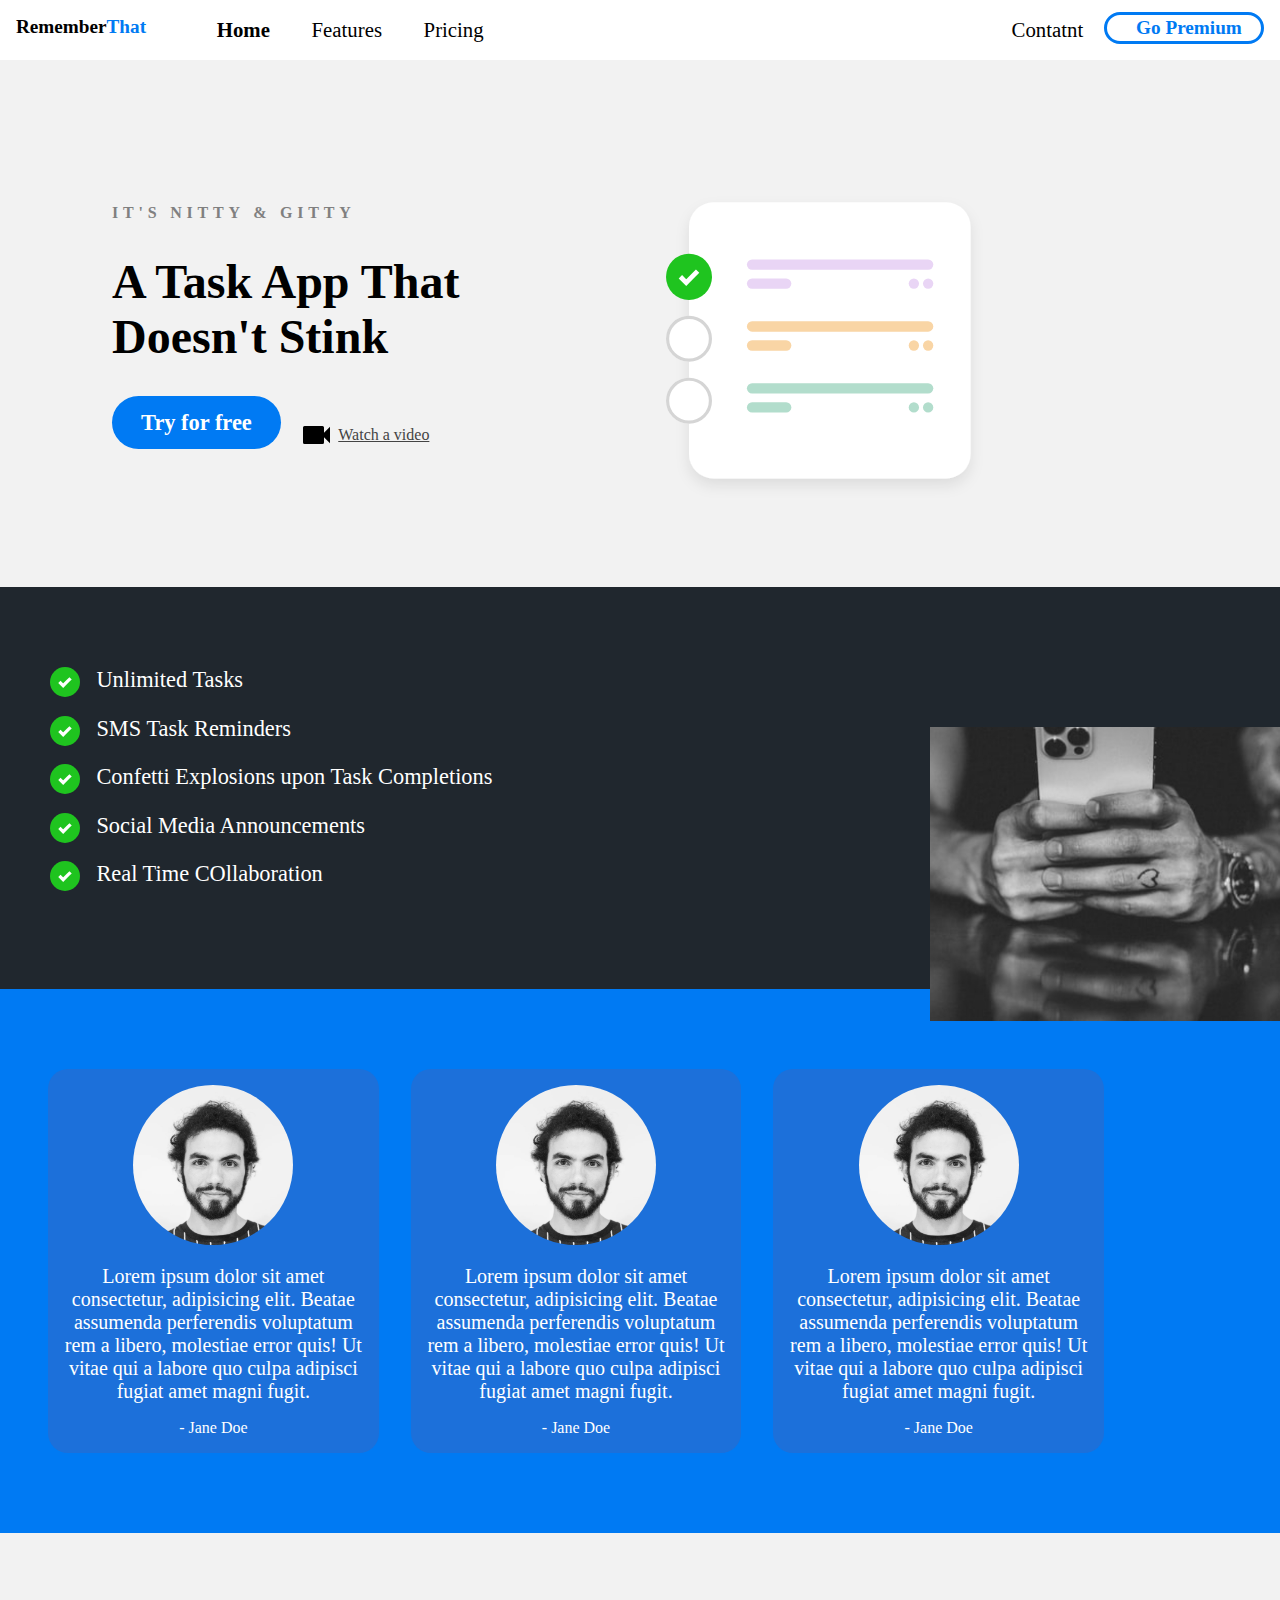
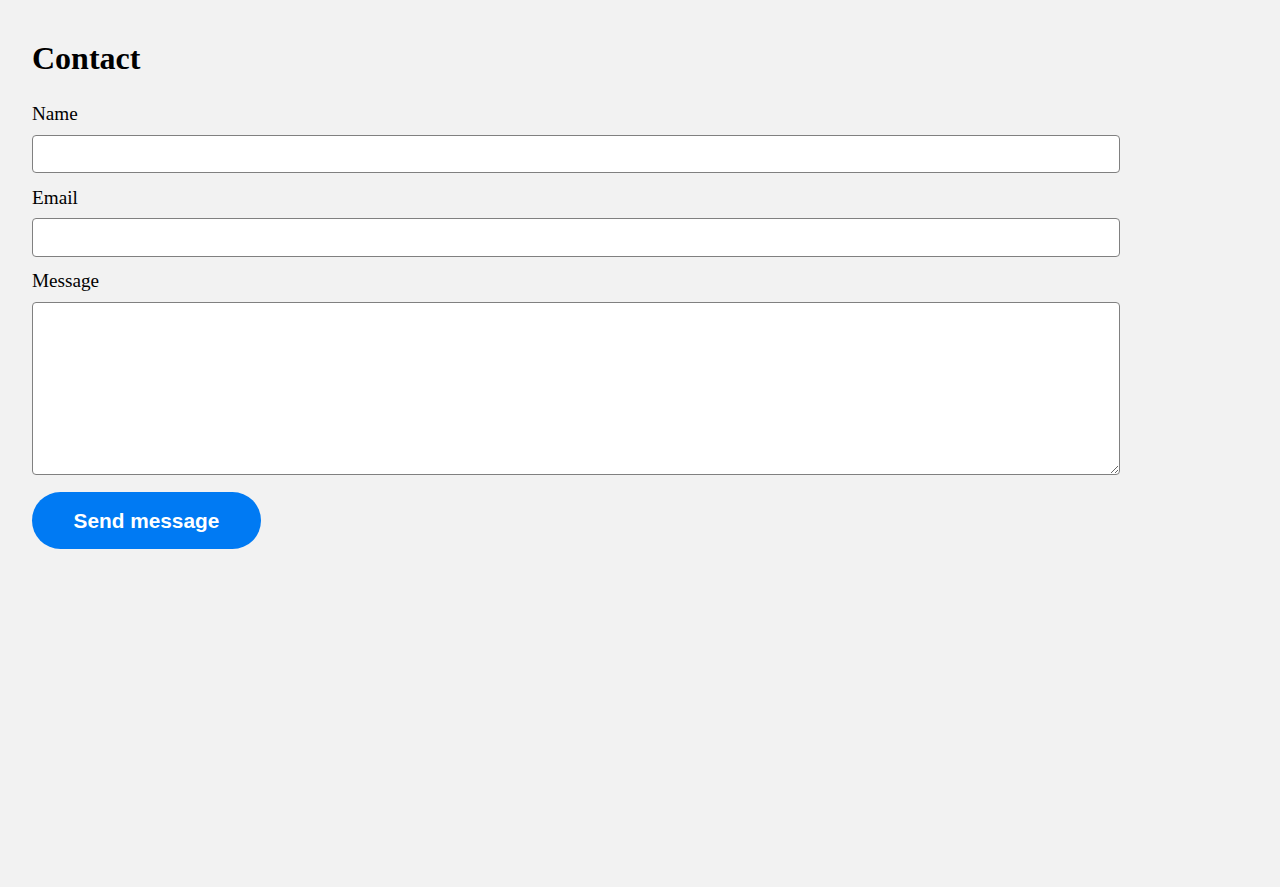
<file: 4th pfoject/index.html>
<!DOCTYPE html>
<html lang="en">
<head>
    <meta charset="UTF-8">
    <meta http-equiv="X-UA-Compatible" content="IE=edge">
    <meta name="viewport" content="width=device-width, initial-scale=1.0">
    <title>Document</title>
    <link href="https://maxcdn.bootstrapcdn.com/font-awesome/4.2.0/css/font-awesome.min.css" rel="stylesheet">
    <!-- CSS only -->
    <link href="https://cdn.jsdelivr.net/npm/bootstrap@5.1.3/dist/css/bootstrap.min.css" rel="stylesheet" integrity="sha384-1BmE4kWBq78iYhFldvKuhfTAU6auU8tT94WrHftjDbrCEXSU1oBoqyl2QvZ6jIW3" crossorigin="anonymous">
    <link rel="stylesheet" href="css/main.css">
</head>
<body>
    <div class="navbar">
        <div class="container">
            <a class="logo" href="#">Remember<span>That</span></a>

            <img id="mobile-cta" class="mobile-menu" src="images/menu.svg" alt="hamberger-menu">
            
            <nav>
                <img id="mobile-exit" class="mobile-menu-exit" src="images/exit.svg" alt="close-menu">
                <ul class="primary-nav">
                    <li class="current"><a href="#">Home</a></li>
                    <li><a href="#">Features</a></li>
                    <li><a href="#">Pricing</a></li>
                </ul>

                <ul class="secondary-nav">
                    <li ><a href="#">Contatnt</a></li>
                    <li class="go-premium"><a href="#">Go Premium</a></li>
                </ul>
            </nav>
        </div>
    </div>

    <section class="hero">
        <dov class="container">
            <div class="left-col">
                <p class="subhead">It's Nitty &amp; Gitty</p>
                <h1>A Task App That Doesn't Stink</h1>

                <div class="hero-cta">
                    <a href="#" class="primary-cta">Try for free</a>
                    <a href="#" class="watch-video-cta">
                        <img src="images/watch.svg" alt="watch a video">Watch a video
                    </a>
                </div>
            </div>

            <img src="images/illustration.svg" class="hero-img" alt="illustration">
        </dov>
    </section>

    <section class="features-section">
        <div class="container">
            <ul class="features-list">
                <li>Unlimited Tasks</li>
                <li>SMS Task Reminders</li>
                <li>Confetti Explosions upon Task Completions</li>
                <li>Social Media Announcements</li>
                <li>Real Time COllaboration</li>
                
            </ul>

            <img src="images/holding-phone.jpg" alt="holding phone">
        </div>
    </section>

    <section class="testimonials-section">
        <div class="container">
            <ul>
                <li>
                    <img src="images/person.jpg" alt="person">
                    <blockquote>Lorem ipsum dolor sit amet consectetur, adipisicing elit. Beatae assumenda perferendis voluptatum rem a libero, molestiae error quis! Ut vitae qui a labore quo culpa adipisci fugiat amet magni fugit.</blockquote>
                    <span>- Jane Doe</span>
                </li>
                <li>
                    <img src="images/person.jpg" alt="person">
                    <blockquote>Lorem ipsum dolor sit amet consectetur, adipisicing elit. Beatae assumenda perferendis voluptatum rem a libero, molestiae error quis! Ut vitae qui a labore quo culpa adipisci fugiat amet magni fugit.</blockquote>
                    <span>- Jane Doe</span>
                </li>
                <li>
                    <img src="images/person.jpg" alt="person">
                    <blockquote>Lorem ipsum dolor sit amet consectetur, adipisicing elit. Beatae assumenda perferendis voluptatum rem a libero, molestiae error quis! Ut vitae qui a labore quo culpa adipisci fugiat amet magni fugit.</blockquote>
                    <span>- Jane Doe</span>
                </li>
            </ul>
            <!-- <div id="carouselExampleControls" class="carousel slide" data-bs-ride="carousel">
                <div class="carousel-inner">

                  <div class="carousel-item active">
                    <div class="card" style="width: 18rem;">
                        <img src="images/person.jpg" class="card-img-top d-block w-100" alt="...">
                        <div class="card-body">
                          <p class="card-text">Some quick example text to build on the card title and make up the bulk of the card's content.</p>
                          <span>- Jane Doe</span>
                        </div>
                    </div>
                  </div>

                  <div class="carouse1-item">
                    <div class="card" style="width: 18rem;">
                        <img src="images/person.jpg" class="card-img-top d-block w-100" alt="...">
                        <div class="card-body">
                          <p class="card-text">Some quick example text to build on the card title and make up the bulk of the card's content.</p>
                          <span>- Jane Doe</span>
                        </div>
                    </div>
                  </div>

                  <div class="carouse1-item">
                    <div class="card" style="width: 18rem;">
                        <img src="images/person.jpg" class="card-img-top d-block w-100" alt="...">
                        <div class="card-body">
                          <p class="card-text">Some quick example text to build on the card title and make up the bulk of the card's content.</p>
                          <span>- Jane Doe</span>
                        </div>
                    </div>
                  </div>

                </div>
            
                <button class="carousel-control-prev" type="button" data-bs-target="#carouselExampleControls" data-bs-slide="prev">
                  <span class="carousel-control-prev-icon" aria-hidden="true"></span>
                  <span class="visually-hidden">Previous</span>
                </button>
                <button class="carousel-control-next" type="button" data-bs-target="#carouselExampleControls" data-bs-slide="next">
                  <span class="carousel-control-next-icon" aria-hidden="true"></span>
                  <span class="visually-hidden">Next</span>
                </button>
            </div>
             -->




        </div> 
    </section>

    <div class="test">
        <div class="test-box 1"></div>
        <div class="test-box 2"></div>
        <div class="test-box 3"></div>
        <div class="test-box 4"></div>
        <div class="test-box 5"></div>
        <div class="test-box 6"></div>
        <div class="test-box 7"></div>
    </div>
    
    <section class="cantact-section">
        <div class="container">
            <div class="contact-left">
                <h2>Contact</h2>

                <form action="">
                    <label for="name">Name</label>
                    <input type="text" id="name" name="name">

                    <label for="email">Email</label>
                    <input type="email" id="email" name="email">

                    <label for="message">Message</label>
                    <textarea name="message" id="message" cols="30" rows="10"></textarea>
                
                    <input type="submit" class="send-message-cta" value="Send message">
                </form>
            </div>

            <dev class="contant-right">
                <iframe src="https://www.google.com/maps/embed?pb=!1m18!1m12!1m3!1d454264.18060679216!2d55.95838744260791!3d27.18965674227279!2m3!1f0!2f0!3f0!3m2!1i1024!2i768!4f13.1!3m3!1m2!1s0x3ef9d4119f611bfb%3A0x85c1a67fb6c37545!2sBandar%20Abbas%2C%20Hormozgan%20Province%2C%20Iran!5e0!3m2!1sen!2sca!4v1646982798937!5m2!1sen!2sca" width="600" height="450" style="border:0;" allowfullscreen="" loading="lazy"></iframe>
            </dev>
        </div>
    </section>
</body>
<script src="https://cdn.jsdelivr.net/npm/bootstrap@5.1.3/dist/js/bootstrap.bundle.min.js" integrity="sha384-ka7Sk0Gln4gmtz2MlQnikT1wXgYsOg+OMhuP+IlRH9sENBO0LRn5q+8nbTov4+1p" crossorigin="anonymous"></script>
<script>
    let mobileBtn = document.getElementById('mobile-cta');
        nav = document.querySelector('nav');
        mobileBtnExit = document.getElementById('mobile-exit');
    
    mobileBtn.addEventListener('click' , ()=>{
        nav.classList.add('menu-btn');
    });

    mobileBtnExit.addEventListener('click' , ()=>{
        nav.classList.remove('menu-btn');
    });
</script>
</html>
</file>
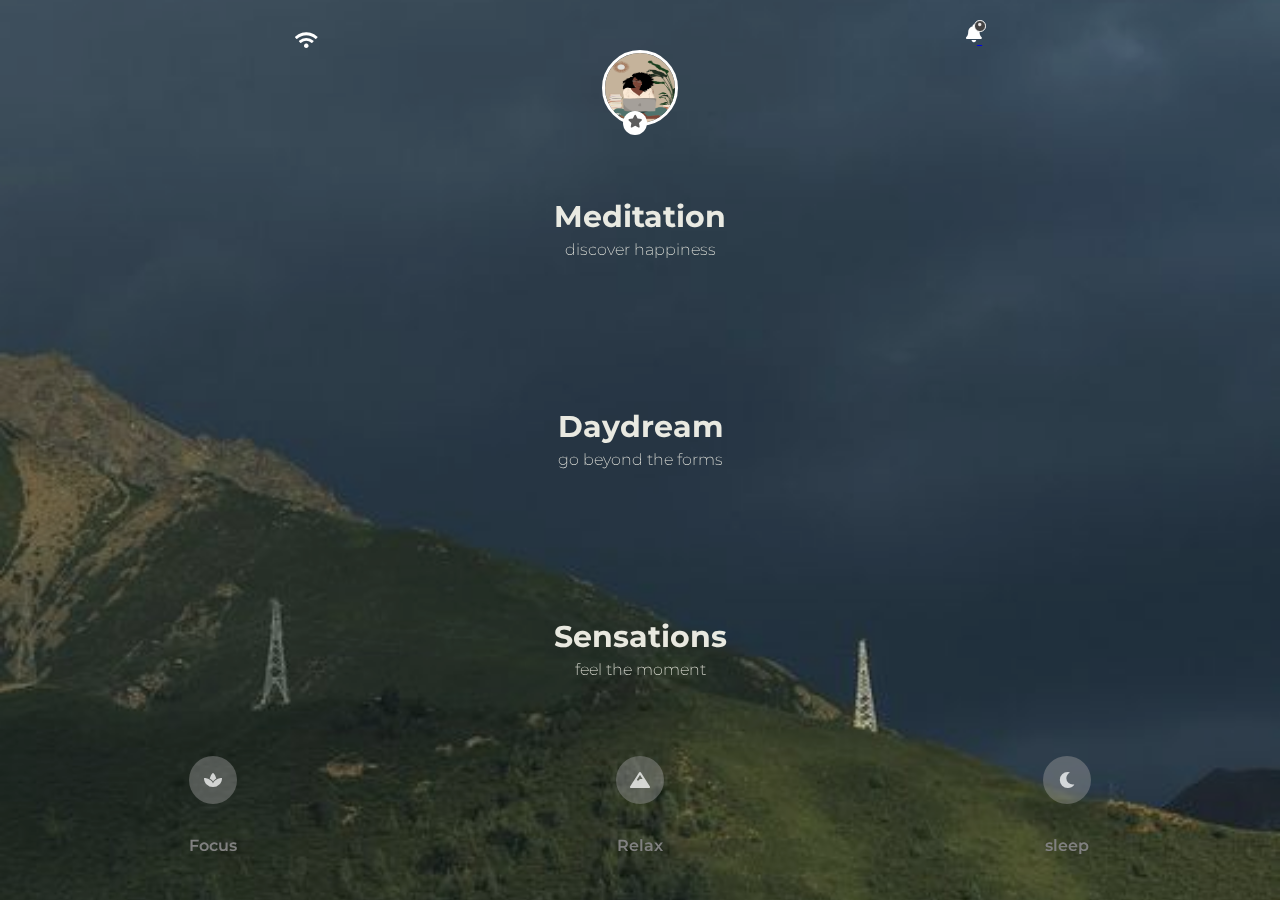
<file: 3th project/home-page.html>
<!DOCTYPE html>
<html lang="en">
<head>
    <meta charset="UTF-8">
    <meta http-equiv="X-UA-Compatible" content="IE=edge">
    <meta name="viewport" content="width=device-width, initial-scale=1.0">
    <link rel="stylesheet" href="css/all.min.css">
    <link rel="stylesheet" href="css/fontawesome.min.css">
    <link rel="stylesheet" href="https://cdnjs.cloudflare.com/ajax/libs/animate.css/4.1.1/animate.min.css">
    <link rel="stylesheet" href="https://cdnjs.cloudflare.com/ajax/libs/animate.css/4.1.1/animate.min.css">
    <link href="https://maxcdn.bootstrapcdn.com/font-awesome/4.2.0/css/font-awesome.min.css" rel="stylesheet">
    <link rel="stylesheet" href="css/home-page-style.css">
    <title>Home-Page</title>
</head>
<body>
    <div class="overlay"></div>
    <div class="background">
        <img src="images/bg1.jpg" alt="">
    </div>

    <header class="container">
        <div class="info">
            <div><i class="fas fa-wifi"></i></div>
            <div><a href="#" ><img class="profile-img" src="images/profile.jpg" alt=""></a><div class="star"><i class="fas fa-star i-star" ></i></div></div>
            <div><a href="#" class="bell"><i class="fas fa-bell"></i><div class="notfication"></div></a></div>
        </div>
    </header>

    <section class="body container">
        <div class="items">
            <ul>
                <li class="item item1">
                    <a href="#"><h2 >Meditation</h2></a>
                    <p>discover happiness</p>
                </li>
                <li class="item item2">
                    <a href="#"><h2 >Daydream</h2></a>
                    <p>go beyond the forms</p>
                </li>
                <li class="item item3">
                    <a href="$"><h2 >Sensations</h2></a>
                    <p>feel the moment</p>
                </li>
            </ul>
            
        </div>
    </section>

    <footer>
        <div class="footer-items">
            <!-- <div class="custom-shape-divider-bottom-1645955165">
                <svg data-name="Layer 1" xmlns="http://www.w3.org/2000/svg" viewBox="0 0 1200 120" preserveAspectRatio="none">
                    <path d="M321.39,56.44c58-10.79,114.16-30.13,172-41.86,82.39-16.72,168.19-17.73,250.45-.39C823.78,31,906.67,72,985.66,92.83c70.05,18.48,146.53,26.09,214.34,3V0H0V27.35A600.21,600.21,0,0,0,321.39,56.44Z" class="shape-fill"></path>
                </svg>
             -->
            <ul>
                <li class="footer-item item1">
                    <a href="#" class="focus">
                        <div class="item">
                         <i class="fas fa-spa"></i>   
                        </div>
                        <p>Focus</p>
                    </a>
                </li>
                <li class="footer-item item2">
                    <a href="#" class="relax active">
                        <div class="item">
                         <i class="fas fa-mountain"></i>   
                        </div>
                        
                        <p>Relax</p>
                    </a>
                </li>
                <li class="footer-item item3">
                    <a href="#" class="sleep">
                        <div class="item">
                        <i class="fas fa-moon"></i>    
                        </div>
                        
                        <p>sleep</p>
                    </a>
                </li>
            </ul>
            <!-- </div> -->
        </div>
    </footer>
   <!-- font aswome version jadid dorost konam - fasele footer ta 
    payin dafe khili kame -->
</body>
</html>
</file>
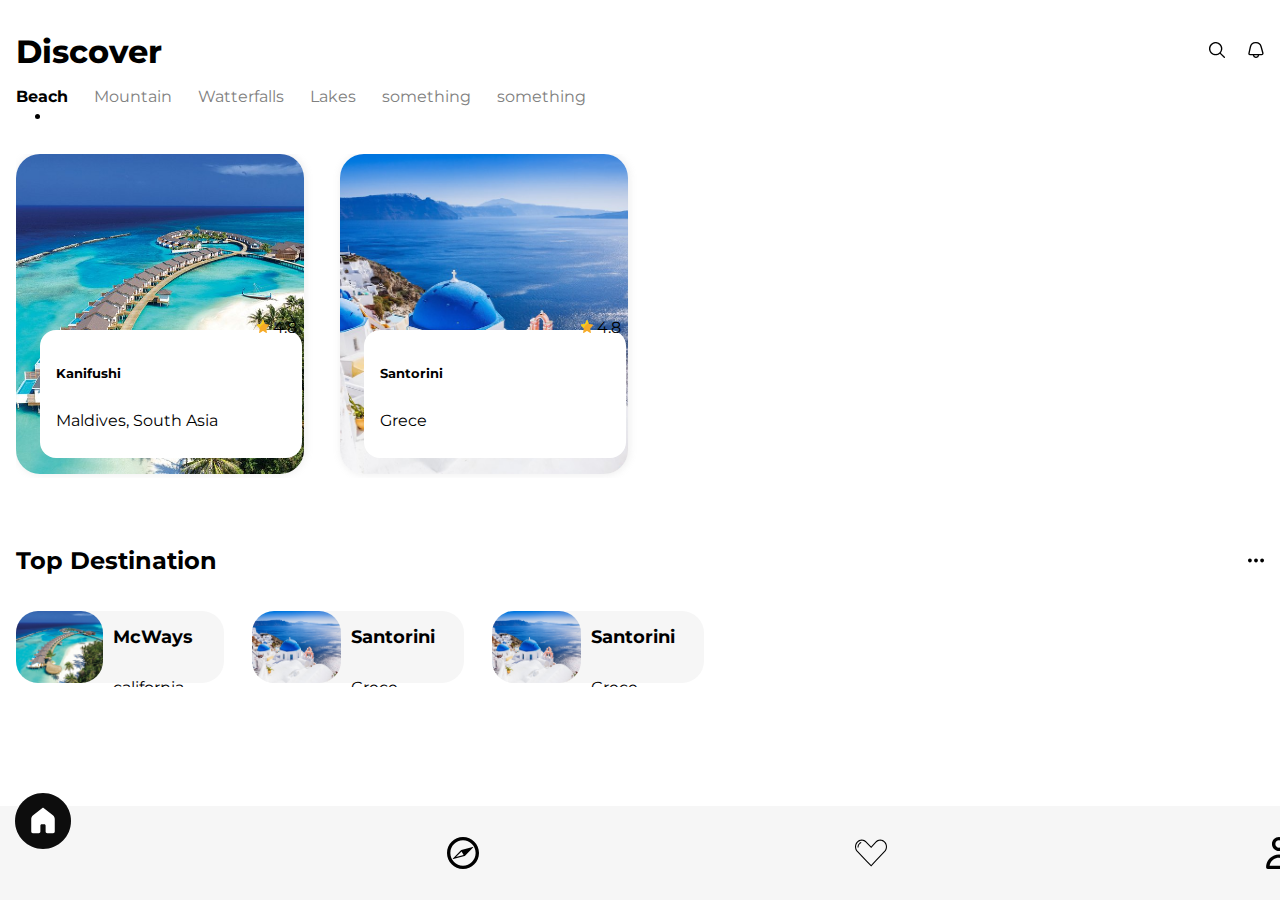
<file: 6th project/discover.html>
<!DOCTYPE html>
<html lang="en">
<head>
    <meta charset="UTF-8">
    <meta http-equiv="X-UA-Compatible" content="IE=edge">
    <meta name="viewport" content="width=device-width, initial-scale=1.0">
    <title>discover</title>
    <link href="https://cdn.jsdelivr.net/npm/bootstrap@5.1.3/dist/css/bootstrap.min.css" rel="stylesheet" integrity="sha384-1BmE4kWBq78iYhFldvKuhfTAU6auU8tT94WrHftjDbrCEXSU1oBoqyl2QvZ6jIW3" crossorigin="anonymous">
    <!-- <link rel="stylesheet" href="https://cdnjs.cloudflare.com/ajax/libs/font-awesome/6.1.1/css/all.min.css" integrity="sha512-KfkfwYDsLkIlwQp6LFnl8zNdLGxu9YAA1QvwINks4PhcElQSvqcyVLLD9aMhXd13uQjoXtEKNosOWaZqXgel0g==" crossorigin="anonymous" referrerpolicy="no-referrer" /> -->
    <link rel="stylesheet" href="css/discover-css.css">
</head>
<body>
    <div class="container">

   
        <header >
            <div class="discover">
                <h1>Discover</h1>
                <div class="icons">
                    <img src="images/search.svg" alt="search-icon" class="search">
                    <img src="images/bell.svg" alt="bell-icon" class="bell">
                </div>
            </div>

            <div class="category">
                <ul>
                    <a href="#" class="item-menu"><li class="active li-menu">Beach</li></a>
                    <div class="dot">
                        <span></span>
                    </div>
                    <a href="#" class="item-menu"><li class="li-menu">Mountain</li></a>
                    <a href="#" class="item-menu"><li class="li-menu">Watterfalls</li></a>
                    <a href="#" class="item-menu"><li class="li-menu">Lakes</li></a>
                    <a href="#" class="item-menu"><li class="li-menu">something</li></a>
                    <a href="#" class="item-menu"><li class="li-menu">something</li></a>
                </ul>
            </div>
        </header>

        <section class="posts">
            <div class="slider">
                <div class="card" style="width: 18rem;">
                    <a href="#" class="btn btn-primary">
                        <img src="images/kanifushi.jpg" class="card-img-top" alt="...">
                        <div class="card-body">
                            <span class="badge bg-light text-dark">
                                <img src="images/2792947_star_xmas_icon.svg" alt="" class="star">
                                <span class="rate">4.8</span>
                            </span>
                            <h5 class="card-title">Kanifushi</h5>
                            <p class="card-text">Maldives, South Asia</p>
                        </div>
                    </a>
                    
                </div>
                
                <div class="card" style="width: 18rem;">
                    <a href="#" class="btn btn-primary">
                        <img src="images/santorini.jpg" class="card-img-top" alt="...">
                        <div class="card-body">
                            <span class="badge bg-light text-dark">
                                <img src="images/2792947_star_xmas_icon.svg" alt="" class="star">
                                <span class="rate">4.8</span>
                            </span>
                            <h5 class="card-title">Santorini</h5>
                            <p class="card-text">Grece</p>
                        </div>
                    </a>
                    
                </div>
            </div>
        </section>

        <div class="top-des">
            <div class="top">
                <h2>Top Destination</h2>
                <img src="images/more-svgrepo-com.svg" alt="">
            </div>
            <div class="bottom">
                <div class="item-slider">
                    <div class="item">
                        <img src="images/kanifushi.jpg" alt="">
                        <div class="detail">
                            <h5>McWays</h3>
                            <span>california</span>
                        </div>
                    </div>
                </div>
                
                <div class="item-slider">
                   <div class="item">
                        <img src="images/santorini.jpg" alt="">
                        <div class="detail">
                            <h5>Santorini</h3>
                            <span>Grece</span>
                        </div>
                    </div> 
                </div>
                
                <div class="item-slider">
                    <div class="item">
                        <img src="images/santorini.jpg" alt="">
                        <div class="detail">
                            <h5>Santorini</h3>
                            <span>Grece</span>
                        </div>
                    </div>
                </div>
                
            </div>
            
        </div>

    </div>
    <footer>
        <img src="images/icons8-home (2).svg" alt="home" class="home">
        <img src="images/compass-svgrepo-com.svg" alt="">
        <img src="images/heart-svgrepo-com.svg" alt="">
        <img src="images/user-svgrepo-com.svg" alt="user">
    </footer>
</body>
<!-- JavaScript Bundle with Popper -->
<!-- <script src="https://cdn.jsdelivr.net/npm/bootstrap@5.1.3/dist/js/bootstrap.bundle.min.js" integrity="sha384-ka7Sk0Gln4gmtz2MlQnikT1wXgYsOg+OMhuP+IlRH9sENBO0LRn5q+8nbTov4+1p" crossorigin="anonymous"></script> -->
<script>
    const wrapper = document.querySelector('.category');
    const item = document.getElementsByClassName('item-menu');
    const li = document.getElementsByClassName('li-menu');
    const dot_dive = document.querySelector(".dot");
    

    // item.addEventListener("click", function(e) {
    //     console.log(wrapper,item ,li,active);
    //     if(item != e.target) return;
        
    // });

    for(i=0 ; i<item.length ; i++){
        item[i].addEventListener("click" , myFun.bind(null,{"target":item[i]},false ));
    }

    function myFun(e){
        const active = document.querySelector('.active');
        const this_element = e.target.childNodes[0];
        
        active.classList.remove("active");
        this_element.classList.add("active");
        console.log(dot_dive);
        console.log(this_element.insertAdjacentHTML("afterend" , '<div class="dot"><span></span></div>')) ;
        // insertAfter(dot_dive , this_element);
        // ulTag.insertAdjacentHTML("beforeend" , liTag)
        dot_dive.remove();
    }
</script>
</html>
</file>
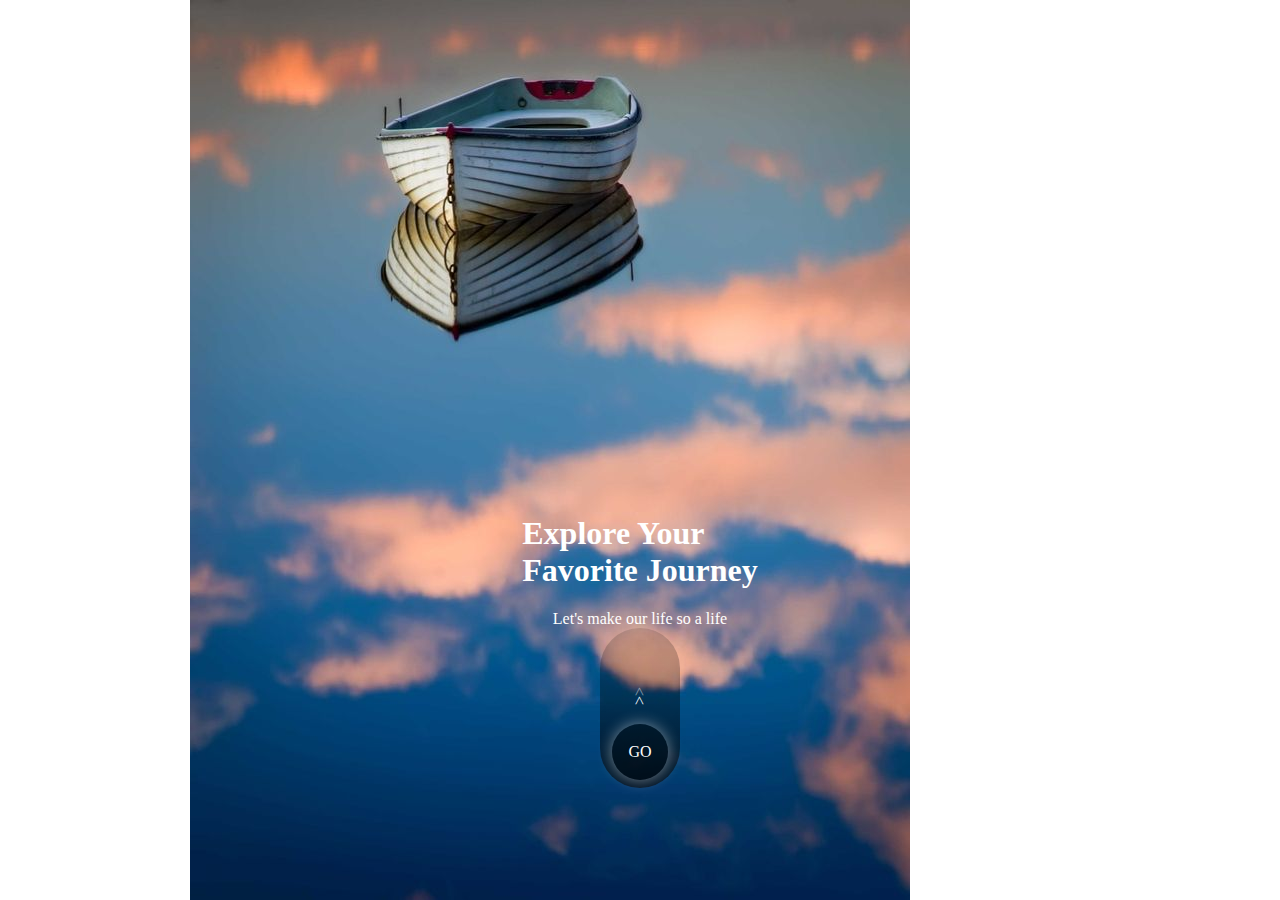
<file: 6th project/home-page.html>
<!DOCTYPE html> 
<html lang="en">
<head>
    <meta charset="UTF-8">
    <meta http-equiv="X-UA-Compatible" content="IE=edge">
    <meta name="viewport" content="width=device-width, initial-scale=1.0">
    <title>Home</title>
    <link rel="stylesheet" href="css/home-page.css">
</head>
<body>
    <section class="bg"></section>
    <div class="content">
        <h1>Explore Your <br> Favorite Journey</h1>
        <span>Let's make our life so a life</span>

        <div class="container">
          <div class="drag-content">

            <div class="drop-target">
              <div class="box"></div>
            </div>

            <p>><span class="low-opac">></span></p>

            <div class="box-go">
              <div class="item" id="item" draggable="true">GO</div>
            </div>

          </div>
             
                  
        </div>

    </div>
</body>

<script src="js/app.js"></script>
</html>

<!-- <!DOCTYPE html>
<html lang=en>
<title>Examples of DataTransfer's setData(), getData() and clearData()</title>
<meta content="width=device-width">
<style>
  div {
    margin: 0em;
    padding: 2em;
  }
  #source {
    color: blue;
    border: 1px solid black;
  }
  #target {
    border: 1px solid black;
  }
</style>
<script>
function dragstart_handler(ev) {
 console.log("dragStart");
 // Change the source element's background color to signify drag has started
 ev.currentTarget.style.border = "dashed";
 // Set the drag's format and data. Use the event target's id for the data
 ev.dataTransfer.setData("text/plain", ev.target.id);
}

function dragover_handler(ev) {
 console.log("dragOver");
 ev.preventDefault();
}

function drop_handler(ev) {
 console.log("Drop");
 ev.preventDefault();
 // Get the data, which is the id of the drop target
 var data = ev.dataTransfer.getData("text");
 ev.target.appendChild(document.getElementById(data));
 // Clear the drag data cache (for all formats/types)
 ev.dataTransfer.clearData();
}
</script>
<body>
<h1>Examples of <code>DataTransfer</code>: <code>setData()</code>, <code>getData()</code>, <code>clearData()</code></h1>
 <div>
   <p id="source" ondragstart="dragstart_handler(event);" draggable="true">
     Select this element, drag it to the Drop Zone and then release the selection to move the element.</p>
 </div>
 <div id="target" ondrop="drop_handler(event);" ondragover="dragover_handler(event);">Drop Zone</div>
</body>
</html> -->
</file>
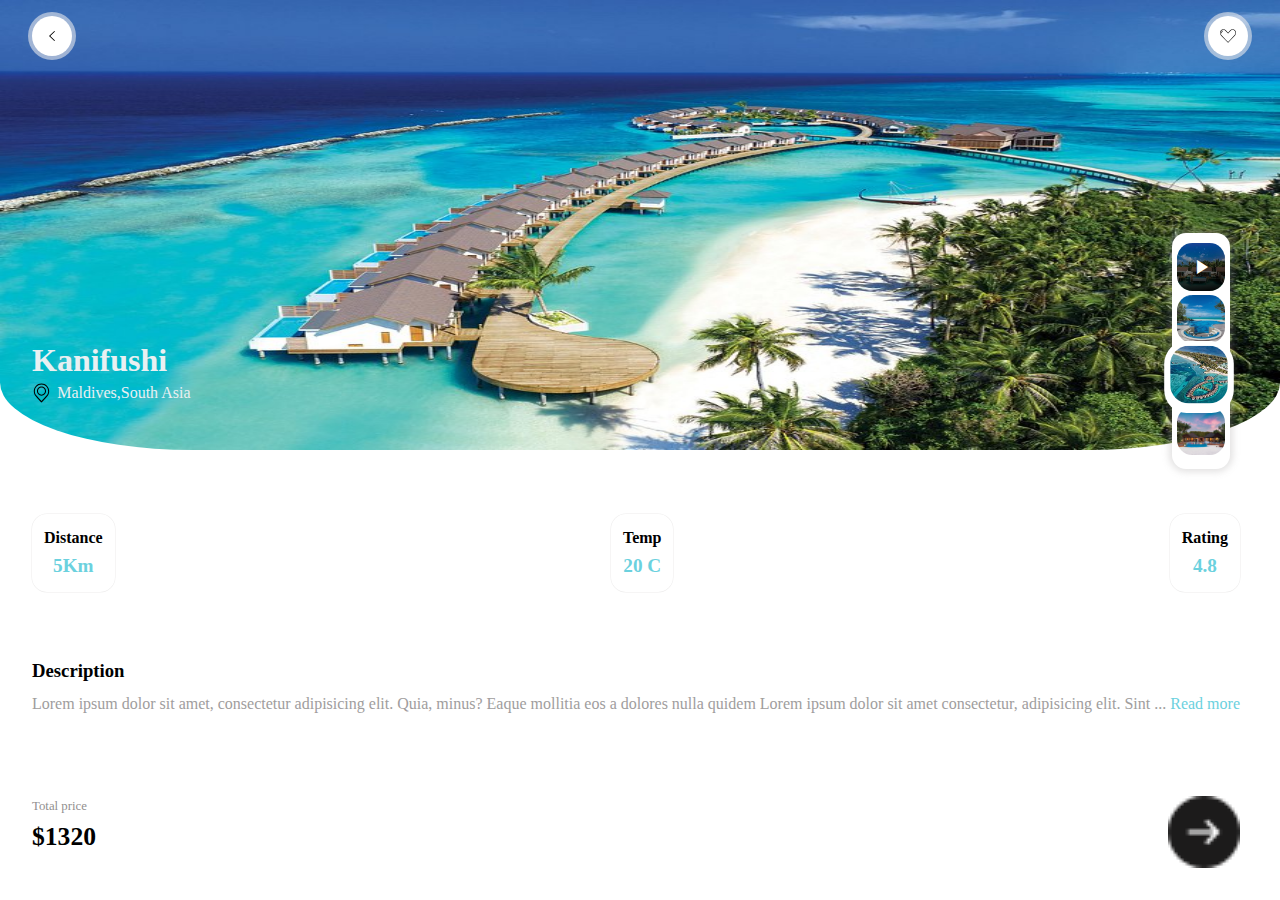
<file: 6th project/single-post.html>
<!DOCTYPE html>
<html lang="en">
<head>
    <meta charset="UTF-8">
    <meta http-equiv="X-UA-Compatible" content="IE=edge">
    <meta name="viewport" content="width=device-width, initial-scale=1.0">
    <link href="https://fonts.googleapis.com/icon?family=Material+Icons" rel="stylesheet">
    <link href="https://fonts.googleapis.com/icon?family=Material+Icons" rel="stylesheet">
    <link rel="stylesheet" href="css/single-post.css">
     
    <title>Kanifushi</title>
</head>
<body>
    <div class="background">
        <div class="container">
            <div class="icons">
                <a href="#">
                    <div class="back">
                        <img src="images/211689_left_arrow_icon.svg" alt="">
                    </div>
                </a>
                <a href="#">
                    <div class="like">
                        <img src="images/heart-svgrepo-com.svg" alt="">
                    </div>
                </a>
                
            </div> 

            <div class="more-img">
                <a href="#"><div class="overlay"><i class="play-block play material-icons col-xs-3">play_arrow</i></div><img src="images/K1.jpg" alt=""></a>
                <a href="#"><img src="images/K2.jpg" alt=""></a>
                <a href="#" class="active"><img src="images/K3.jpg" alt=""></a>
                <a href="#"><img src="images/K4.jpg" alt=""></a>
            </div>

            <div class="detail">
                <h1>Kanifushi</h1>
                <span class="location">
                    <img src="images/location-svgrepo-com.svg" alt="">
                    Maldives,South Asia
                </span>
            </div>
        </div>         
    </div>
    <img class="bg" src="images/kanifushi.jpg" alt="">
    <section class="content">
        <div class="container-bottom">
            <div class="more-detail">
                <div class="item">
                    <span class="name">Distance</span>
                    <span class="quntity">5Km</span>
                </div>
                <div class="item">
                    <span class="name">Temp</span>
                    <span class="quntity">20 C</span>
                </div>
                <div class="item">
                    <span class="name">Rating</span>
                    <span class="quntity">4.8</span>
                </div>
            </div>

            <div class="description">
                <h3>Description</h3>
                <p>Lorem ipsum dolor sit amet, consectetur adipisicing elit. Quia, minus? Eaque mollitia eos a dolores nulla quidem Lorem ipsum dolor sit amet consectetur, adipisicing elit. Sint ...</p>
                <span class="read-more">
                    Read more
                </span>
            </div>

            <div class="total-price">
                <div class="price">
                    <span>Total price</span>
                    <h2>$1320</h2>
                </div>           
                <img src="images/icons8-right-24.png" alt="">
            </div>
        </div>
    </section>
    
</body>
</html>
</file>
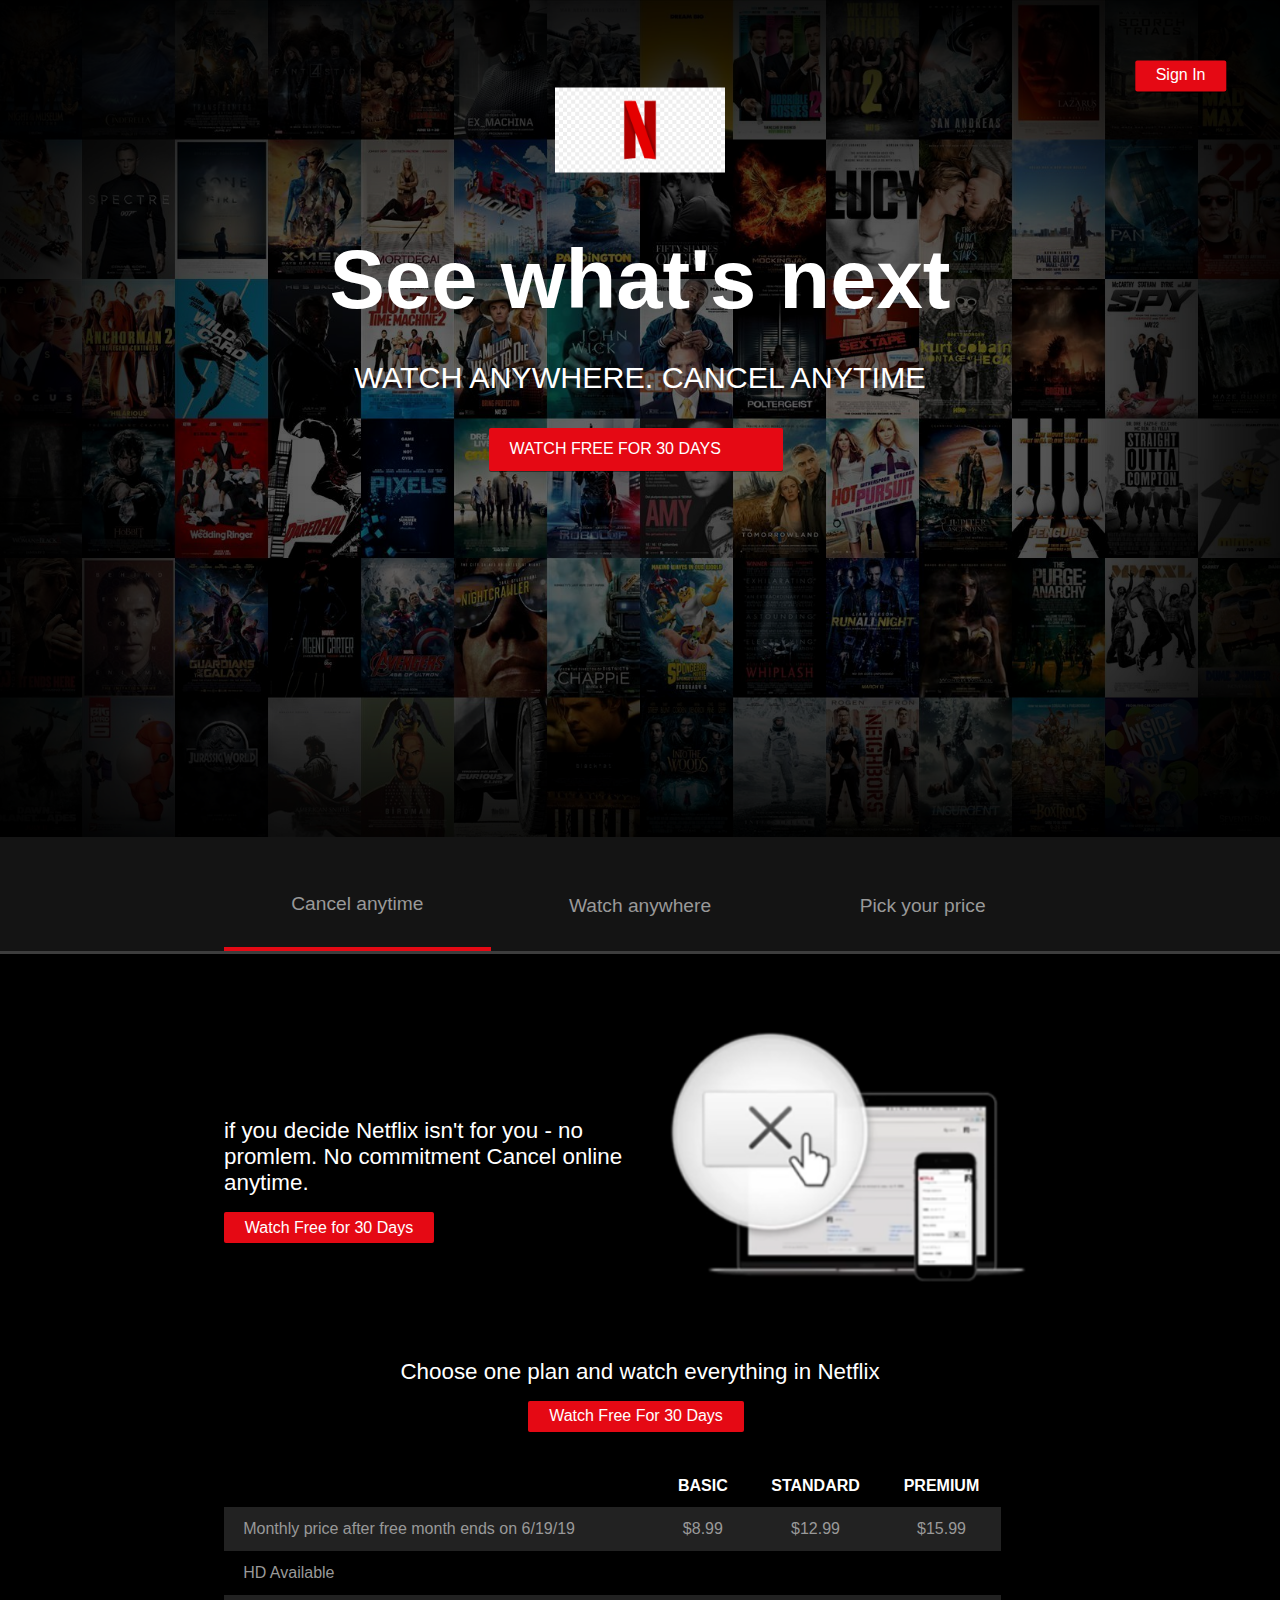
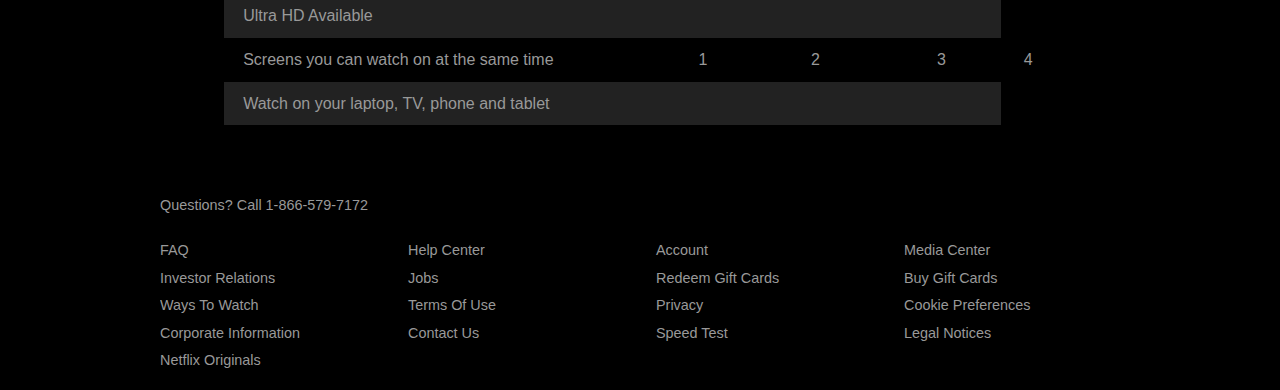
<file: 7th project/home.html>
<!DOCTYPE html>
<html lang="en">

<head>
    <meta charset="UTF-8">
    <meta http-equiv="X-UA-Compatible" content="IE=edge">
    <meta name="viewport" content="width=device-width, initial-scale=1.0">
    <link rel="stylesheet" href="https://cdnjs.cloudflare.com/ajax/libs/font-awesome/6.1.1/css/all.min.css"
        integrity="sha512-KfkfwYDsLkIlwQp6LFnl8zNdLGxu9YAA1QvwINks4PhcElQSvqcyVLLD9aMhXd13uQjoXtEKNosOWaZqXgel0g=="
        crossorigin="anonymous" referrerpolicy="no-referrer" />
    <link rel="stylesheet" href="css/style.css">
    <title>Netflix</title>
</head>

<body>
    <header class="showcase">
        <div class="showcase-top">
            <img src="images/logo-netflix-82838.png" alt="Netflix image">
            <a href="#" class="btn btn-raounded ">Sign In</a>
        </div>
        <div class="showcase-content">
            <h1>See what's next</h1>
            <p>Watch anywhere. Cancel anytime</p>
            <a href="#" class="btn btn-lg">
                Watch Free For 30 Days <i class="fas fa-chevron-right btn-lg"></i>
            </a>
        </div>
    </header>

    <section class="tabs">
        <div class="container">
            <div id="tab-1" class="tab-item tab-border">
                <i class="fas fa-door-open fa-3x"></i>
                <p class="hide-sm">Cancel anytime</p>
            </div>
            <div id="tab-2" class="tab-item ">
                <i class="fas fa-tablet-alt fa-3x"></i>
                <p class="hide-sm">Watch anywhere</p>
            </div>
            <div id="tab-3" class="tab-item ">
                <i class="fas fa-tags fa-3x"></i>
                <p class="hide-sm">Pick your price</p>
            </div>
        </div>
    </section>

    <section class="tab-content">
        <div class="container">
            <!-- Tab Content 1-->
            <div id="tab-1-content" class="tab-content-item show">
                <!-- display of the show class should be block and
                                                                     also need flex display to align content , so we make an wraper class -->
                <div class="tab-1-content-inner">
                    <div>
                        <p class="text-lg">
                            if you decide Netflix isn't for you - no promlem. No commitment
                            Cancel online anytime.
                        </p>
                        <a href="#" class="btn btn-lg">Watch Free for 30 Days</a>
                    </div>
                    <img src="images/Screenshot 2022-05-24 200312.png" alt="close">
                </div>
                <div id="tab-2-content" class="tab-content-item">
                    <div class="tab-2-content-top">
                        <p class="text-lg">
                            Watch Tv shows and movies anytime, anywhere - personalized for you.
                        </p>
                        <a href="#" class="btn btn-lg">Watch Free For 30 Days</a>
                    </div>
                    <div class="tab-2-content-bottom">
                        <div>
                            <img src="images/tab-content-2-1.png" alt="">
                            <p class="text-md">Watch on your TV</p>
                            <p class="text-dark">Smart TVs, PlayStation, Xbox, Chromecast, Apple TV, Blue-ray players
                                and more.</p>
                        </div>
                        <div>
                            <img src="images/tab-content-2-1.png" alt="">
                            <p class="text-md">Watch instantly or donload for later</p>
                            <p class="text-dark">Available on phone and tablet, wherever you go.</p>
                        </div>
                        <div>
                            <img src="images/tab-content-2-1.png" alt="">
                            <p class="text-md">Use any computer</p>
                            <p class="text-dark">Watch right on Netflix.com.</p>
                        </div>
                    </div>
                </div>
                <div class="tab-3-content tab-content-item">
                    <div class="text-center">
                        <p class="text-lg">Choose one plan and watch everything in Netflix</p>
                        <a href="#" class="btn btn-lg">Watch Free For 30 Days</a>
                    </div>

                    <table class="table">
                        <thead>
                            <tr>
                                <th></th>
                                <th>Basic</th>
                                <th>Standard</th>
                                <th>Premium</th>
                            </tr>
                        </thead>

                        <tbody>
                            <tr>
                                <td>Monthly price after free month ends on 6/19/19</td>
                                <td>$8.99</td>
                                <td>$12.99</td>
                                <td>$15.99</td>
                            </tr>
                            <tr>
                                <td>HD Available</td>
                                <td><i class="fas fa-items"> </i></td>
                                <td><i class="fas fa-check"></i></td>
                                <td><i class="fas fa-check"></i></td>
                            </tr>
                            <tr>
                                <td>Ultra HD Available</td>
                                <td><i class="fas fa-items"> </i></td>
                                <td><i class="fas fa-items"></i></td>
                                <td><i class="fas fa-check"></i></td>
                            </tr>
                            <tr>
                                <td>Screens you can watch on at the same time</td>
                                <td>1</td>
                                <td>2</td>
                                <td>3</td>
                                <td>4</td>
                            </tr>
                            <tr>
                                <td>Watch on your laptop, TV, phone and tablet</td>
                                <td><i class="fas fa-check"> </i></td>
                                <td><i class="fas fa-check"></i></td>
                                <td><i class="fas fa-check"></i></td>
                            </tr>
                        </tbody>
                    </table>
                </div>
            </div>
        </div>
    </section>

    <footer class="footer">
        <p>Questions? Call 1-866-579-7172</p>
        <div class="footer-cols">
            <ul>
                <li><a href="#">FAQ</a></li>
                <li><a href="#">Investor Relations</a></li>
                <li><a href="#">Ways To Watch</a></li>
                <li><a href="#">Corporate Information</a></li>
                <li><a href="#">Netflix Originals</a></li>
            </ul>
            <ul>
                <li><a href="#">Help Center</a></li>
                <li><a href="#">Jobs</a></li>
                <li><a href="#">Terms Of Use</a></li>
                <li><a href="#">Contact Us</a></li>
            </ul>
            <ul>
                <li><a href="#">Account</a></li>
                <li><a href="#">Redeem Gift Cards</a></li>
                <li><a href="#">Privacy</a></li>
                <li><a href="#">Speed Test</a></li>
            </ul>
            <ul>
                <li><a href="#">Media Center</a></li>
                <li><a href="#">Buy Gift Cards</a></li>
                <li><a href="#">Cookie Preferences</a></li>
                <li><a href="#">Legal Notices</a></li>
            </ul>
        </div>
    </footer>
    <script src="js/main.js"></script>

</body>

</html>
</file>
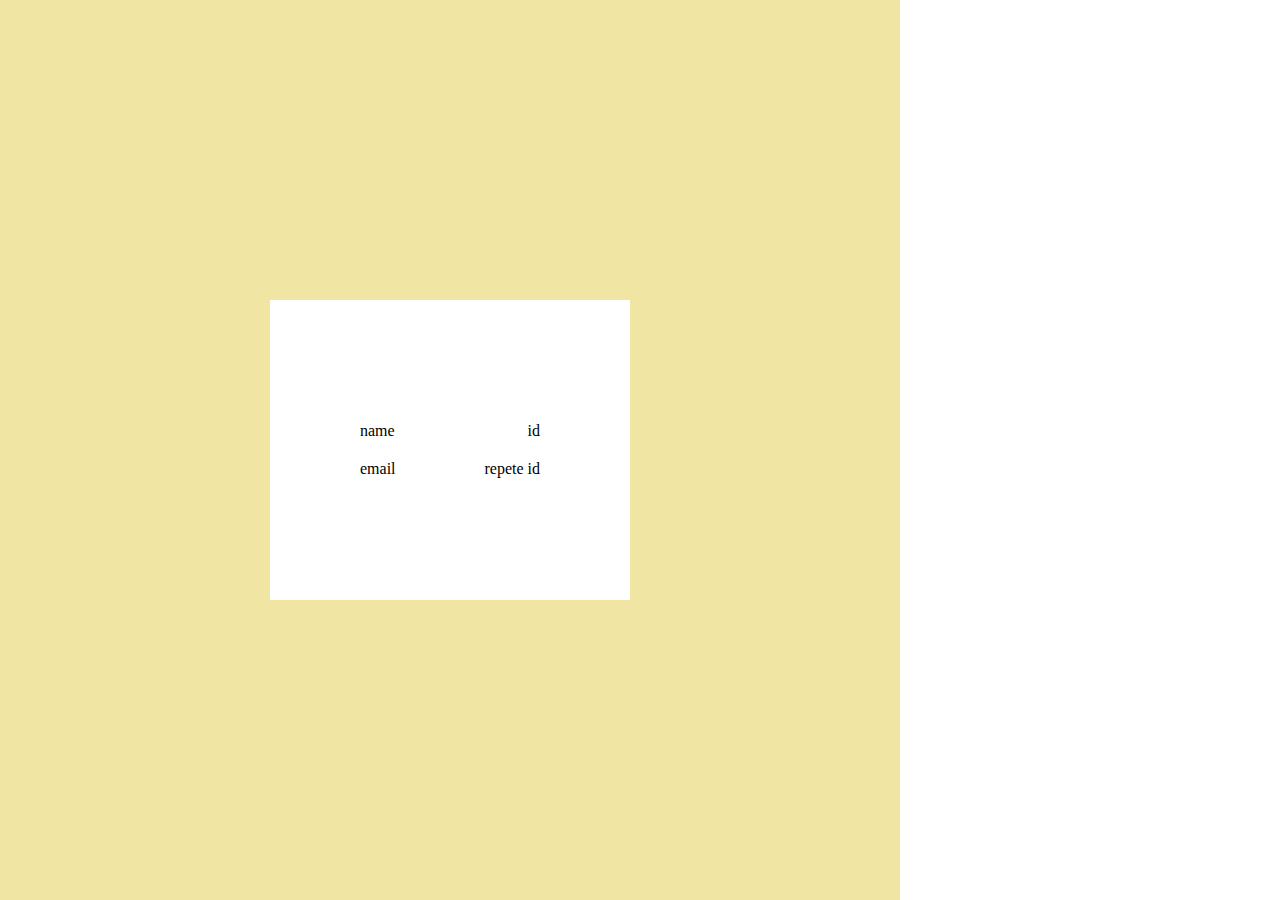
<file: my first project/css/flex-p.html>
<!DOCTYPE html>
<html lang="en">
<head>
    <meta charset="UTF-8">
    <meta http-equiv="X-UA-Compatible" content="IE=edge">
    <meta name="viewport" content="width=device-width, initial-scale=1.0">
    <title>Document</title>
</head>
<style>
    body{
        margin: 0;
    }
 .main{
     background-color: rgba(235, 217, 121, 0.685);
     width: 100vh;
     height: 100vh;
     position: fixed;
 }
 .card-flex{
     width: 100%;
     height: 100%;
     display: flex;
    justify-content: center;
     align-items: center;
 }
 .flex-container{
     background-color: white;
     width: 40%;
     height: 300px;
     display: flex; 
     justify-content: center;
    align-items: center;
    flex-wrap: wrap;
    flex-direction: column;
 }
 .top , .bottom{
    width: 50%;
    display: flex;
    justify-content: space-between;
    flex-direction: row;
    margin: 10px 0;
 }

</style>
<body>
    <section class="main">
        <div class="card-flex">
            <dic class="flex-container">
                <div class="top">
                    <label class="flex1" for="" >name</label>
                    <label for="flex2">id</label>
                </div>
                <div class="bottom">
                    <label for="flex3">email</label>
                    <label for="flex4">repete id</label>
                </div>
                
            </dic>
        </div>
    </section>
</body>
</html>
</file>
<file: 4th pfoject/css/main.css>
@import url('https://fonts.googleapis.com/css2?family=Montserrat&display=swap');

:root{
    --primary-color: #007AF3;
}

body{
    background-color: #F2F2F2;
    margin: 0;
    font-family: 'Poppins';
}

.navbar{
    background: white;
    padding: 1em;
}

.logo{
    text-decoration: none;
    font-weight: bold;
    color: black;
    font-size: 1.2em;
}

.logo span{
    color: var(--primary-color);
}

.navbar nav{
    display: none;
}

.hero img{
    /* display: block; */
}

.navbar .container{
    display: -webkit-box;
    display: -ms-flexbox;
    display: flex;
    place-content: space-between;
    
}

.mobile-menu{
    cursor: pointer;      /* code the nav for mobile version*/ 
}

a{
    color: #444444;
}

ul {
    list-style: none;
    padding: 0;
    margin: 0;
}

section {
    padding: 5em 2em;
}

.hero {
    text-align: center;
}

.left-col .subhead{
    text-transform: uppercase;
    font-weight: bold;
    color:gray;
    letter-spacing: 0.3em;
}

.subhead h1 {
    font-size: 2.5em;
    line-height: 1.3em;
    margin-top: 0.2em;
}

.left-col .primary-cta {
    background: var(--primary-color);
    color: white;
    text-decoration: none;
    padding: 0.6em 1.3em;
    font-size: 1.4em;
    border-radius: 5em ;
    font-weight: bold;
    display: inline-block;
}

.watch-video-cta {
    margin-top: 1.5em;
    display: flex;
    justify-content: center;
    align-items: center;
}

.watch-video-cta img{
    margin-right: 0.5em;
}

.hero-img {
    width: 70%;
    margin-top: 3em;

}

.features-section {
    background-color: #20272E;
    color: white;
}

.features-list {
    margin: 0;
    padding-left: 0.1em;
    display: grid;
    grid-template-columns: repeat(auto-fit,minmax(19em , 1fr));
    /* display: grid; */

}

.features-list  li{
    font-size: 1.1em;
    margin-bottom: 1em;
    margin-left: 2em;
    position: relative;
}

.features-list li:before{
    content: '';
    left: -2em;
    position: absolute;
    width: 20px;
    height: 20px;
    background: url(../images/bullet.svg);
    background-size: contain;
    margin-right: .5em;
}

.features-section img{
    display: none;
}

.testimonials-section{
    background: var(--primary-color);
    color: white;
}



.carousel-item{
    background-color: #006bd6;
    text-align: center;
    padding: 2em 1em;
    width: 80%;
    margin: 0 auto 5em auto;
    border-radius: 1em;
}

.card img{
    width: 5em;
    height: 5em;
    border: 5px solid #006BD6;
    border-radius: 50% !important;
    border-radius: 1em;
    margin-top: -4.5em;
}

h2{
    font-size: 2em;
}

label{
    display: block;
    font-size: 1.2em;
    margin-bottom: 0.5em;
}

input,textarea {
    width: 100%;
    padding: 0.8em;
    margin-bottom: 1em;
    border: 1px solid gray;
    border-radius: .3em;
    box-sizing: border-box;
}

input[type="submit"] {
    background-color: var(--primary-color);
    color: white;
    font-weight: bold;
    font-size: 1.3em;
    border: none;
    margin-bottom: 5em;
    border-radius: 5em;
    display: inline-block;
    padding: .8em 2em;
    width: unset;
    cursor: pointer;
}

iframe{
    width: 100%;
    height: 300px;
}

.menu-btn{
    display: block !important; 
}

.navbar nav {
    position: fixed;
    z-index: 5;
    width: 66%;
    right: 0;
    top: 0;
    background: #20272E;
    height: 100vh;
    padding: 1em;
}
.navbar nav .primary-nav {
    margin-top: 5em;
}

.navbar nav a {
    color: white;
    text-decoration: none;
    display: block;
    padding: .5em;
    font-size: 1.3em;
    text-align: right;
}

.navbar a:hover{
    font-weight: bold;
}

.mobile-menu-exit{
    float: right;
    cursor: pointer;
    margin: 0.5em;
}

.testimonials-section ul{
    display: flex;
    flex-direction: column;
    align-items: center;
    text-align: center;
}

.testimonials-section img{
    width: 10em;
    height: 10em;
    border:none;
    border-radius: 50%;
    margin-bottom: 1em;
}

.testimonials-section li{
    background: #5a5aa34f;
    padding: 1em;
    border-radius: 20px;
    margin-bottom: 2em;
    width: 25em;
}

.testimonials-section blockquote{
    margin: 0 0 1rem;
    width: auto;
    font-size: 20px;
}
@media screen and (min-width: 768px) {
    .mobile-menu , .mobile-menu-exit{
        display: none;
    }

    .navbar .container {
        display: grid;
        grid-template-columns: 180px auto;
        justify-content: unset;   /* chon az grid estefade kardim baray az
                                    bein bordan fasele khali dar (180px auto)
                                    */
    }

    .navbar nav{
        display: flex;
        justify-content: space-between;
        background: none ;
        position: unset;
        height: auto;
        width: 100%;
        padding: 0;
    }

    .navbar nav a{
        color: black;
        font-variant-position: 1em;
        padding: .1em 1em ;
    }

    .navbar nav ul{
        display: flex;
    }

    .navbar nav .primary-nav {
        margin: 0;
    }
     .current a{
         font-weight: bold;
     }

     .secondary-nav .go-premium{
        width: auto;
        box-sizing: border-box;
     }

    .navbar .secondary-nav .go-premium a{
         color: var(--primary-color);
         border: 3px solid var(--primary-color);
         font-weight: bold;
         border-radius: 5em;
         margin-top: -.2em;
         
     }

     .go-premium-cta a:hover{
         background-color: var(--primary-color);
         color: white;
     }

    /* .features-section .features-list{
        display: grid;
        grid-template-columns: repeat(auto-fit,minmax(19rem , 1fr));
    /*??? 1fr */ 
    /*}*/ 
    .features-section .features-list li{
        padding: 0 2px;
    }

    .secondary-nav .go-premium{
        width: 10em;
    }
    .secondary-nav .go-premium a{
        margin: auto;
        font-size: 1.2em;
    }
}



@media screen and (min-width:1080px) {
    .container{
        width: 100%;
        margin: 0 auto;
    }
    section{
        padding-inline-end: 10em  ;
    }

    .hero .container{
        display: flex;
        justify-content: space-between;
        text-align: left;

    }

    .hero .left-col{
        margin: 3em 3em 0 5em;
    }
    .hero h1{
        font-size: 3em;
        width: 90%;
    }

    .hero-img{
        width: 30%;
        margin-right: 8em;
    }

    .hero-cta{
        display: flex;
    }

    .primary-cta{
        margin-right: 1em;
    }
    
    .features-list{
        display: block;
        margin-left: 5em;
    }

    .features-list li{
        font-size: 1.4em;
    }

    .features-list li::before{
        width: 30px;
        height:30px;
    }

    .features-section{
        position: relative;
    }
    .features-section img{
        display: block;
        position: absolute;
        right: 0;
        width: 350px;
        bottom: -2em;
    }

    .testimonials-section ul{
        display: flex;
    }

    .testimonials-section ul li{
        margin: 0 1em;
    }

    .testimonials-section ul{
        display: flex;
        flex-direction: row;
        align-items: center;
    }

    .contact-section{
        position: relative;
    }

    .contact-section .container{
        position: absolute;
        right: 0;
        top: 0;
        width: 45%;
        height: 100%;
    }

    iframe{
        height: 100%;
    }

    .features-section .features-list{
        margin-left: 1em;
    }
}

@media  screen and (min-width:1450ps) {
    .features-section::before{
        content: '';
        position: absolute;
        width: 10%;
        height: 20em;
        background-color: url(../images/dots.svg) no-repeat;
        left: 4.5em;
        top: 2em ;
    }

    .features-section .features-list {
        display: block;
        margin: 0;
        padding-left: 0.1em;
    }
}
 /*.test{
    width: 100%;
    height: 500px;
    display: grid;
    /* grid-template-columns: minmax(100px ,1fr); */
    /* grid-template-columns: fit-content(60%); */
    /* grid-template-columns: repeat(3, 200px); */
    /* grid-template-columns: subgrid; */
    /* grid-template-columns: masonry; */
    /* grid-template-columns: 200px repeat(auto-fill, 100px) 300px; */
    /* grid-template-columns: minmax(100px, max-content)
                       repeat(auto-fill, 200px) 20%; */
    /* grid-template-columns: repeat(auto-fit,minmax(19rem ,3fr)); */
/* } */
</file>
<file: 3th project/css/home-page-style.css>
@import url('https://fonts.googleapis.com/css2?family=Montserrat&display=swap');
body{
    margin: 0;
    font-family: 'Montserrat', sans-serif;
    position: fixed;
    width: 100%;
    margin: auto;
}

.background img{
    position: fixed;
    height: 100vh;
    width: 100vw;
    left: 0;
    bottom: 0;
    right: 0;
    top: 0;
    object-fit: cover;
    z-index: -2;
}
.overlay{
    background: #3b3b3bbf;
    opacity: 0.15;
    z-index: -1;
    position: fixed;
    height: 100vh;
    width: 100vw;
    left: 0;
    top: 0;
    object-fit: cover;
}
.info{
    display: flex;
    flex-wrap: nowrap;
    justify-content: space-evenly;
    height: 10vh;
    /* width: 80%; */
    /* margin: 0; */
    padding: 10px;
    text-align: center;
}
.info i{
    font-size: 18px;
    color: white;
}
.info .profile-img{
    width: 70px;
    height: 70px;
    position: relative;
    margin-top: 40px;
    border: 3px solid white;
    border-radius: 50%;
}
.info div:nth-child(1){
    width: 60px;
    height: 60px;
    color: white;
    display: flex;
    align-items: center;
    justify-content: center;
}
.info div:nth-child(3){
    width: 60px;
    height: 60px;
    color: white;
    display: flex;
    align-items: center;
    justify-content: center;
}
.body{
    text-align: center;
}

.body ul{
    margin: 0;
    padding: 0;
    width: auto;
    height: 70vh;
    margin-top: 1em;
    color: #faf8efeb;
    display: flex;
    flex-direction: column;
    justify-content: space-around;
}

.body h2{
    margin: 0;
    font-size: 30px;
}

.item a{
text-decoration: none;
color: #faf8efeb;
}

.body p{
    margin: 0;
    font-weight: 200;
    padding: 5px 0;
}

footer{
    height: 8em;
}
.footer-items{
    background-color: rgba(78, 78, 74, 0.0);
    position: relative;
    background-position: 60% 60%;
}
.footer-items:before{
    content:"";
    position: absolute;
    top: 0;
    left: 0;
    width: 100%;
    height: 80%;
    /* background: url('../images/Untitled-1.jpg'); */
    background-size: cover;
    background-repeat: repeat;
    transform-origin: bottom;
    transform: scale(0.8 , -0.9);
    z-index: -2;
    opacity: 0.2;
}

.footer-items ul {
    margin: 0;
    display: flex;
    align-items: center;
    color: white;
    justify-content: space-around;
    padding: 0;
}

.footer-items ul li{
    list-style-type: none;
}

.footer-items ul li a{
    color: white;
    display: flex;
    flex-direction: column;
    align-items: center;
    text-decoration: none;
}
.footer-items ul .item{
    border-radius: 50%;
    width: 3em;
    height: 3em;
    background: #9f9f9f87;
    opacity: 0.8;
    display: flex;
    align-content: center;
    justify-content: center;
    align-items: center;
    margin-bottom: 2em;
}
.footer-items ul li p{
    margin: 0;
    font-weight: 600;
    color: gray;
}

.footer-items li:active  a .item {
    animation: white 3s ease-in;
    /* animation-duration: 3s; */
    color: black;
    /* background-color: white; */
}



.footer-items li:active  a p{
    color: white;
}

.info .star{
    width: 1.5em;
    height: 1.5em;
    background: white;
    position: relative;
    top: -1.2em;
    right: -1.3em;
    border-radius: 50%;
    font-weight: 500;
}


.info .notfication{
    width: 0.6em;
    height: 0.6em;
    background: rgb(68, 67, 67);
    position: relative;
    top: -1.5em;
    right: -0.5em;
    border: solid white 0.6px;
    border-radius: 50%;
    font-weight: 500;
}

.info .notfication::after{
    
    font-size: 1.5em;
    position: relative;
    color: #e9e4e4;
    top: -0.762em;
    left: -0.01em;
    content: '.';
}

.info .i-star{
    color: rgb(92, 92, 92);
    position: relative;
    display: flex;
    justify-content: center;
    align-items: center;
    font-size: 0.8em;
    top: 4.8px;
}
/* .info .star:after{
    font-family: "Font Awesome 5 Free";
    font-weight: 500;
    content: "\f762";
    
} */

/*                      */ 
/* .custom-shape-divider-bottom-1645955165 {
    position: absolute;
    bottom: 0;
    left: 0;
    width: 100%;
    overflow: hidden;
    line-height: 0;
    transform: rotate(180deg);
}

.custom-shape-divider-bottom-1645955165 svg {
    position: relative;
    display: block;
    width: calc(100% + 1.3px);
    height: 204px;
}

.custom-shape-divider-bottom-1645955165 .shape-fill {
    fill: #5F5959;
} */
/*                       */
</file>
<file: 6th project/css/discover-css.css>
@import url('https://fonts.googleapis.com/css2?family=Montserrat&display=swap');

body{
    margin: 2em 1em;
    font-family: 'Montserrat', sans-serif;;
}
.card {
    position: relative;
    /* display: flex; */
    flex-direction: column;
    min-width: 0;
    word-wrap: break-word;
    background-color: #fff;
    background-clip: border-box;
    box-shadow: 1px 0 7px 0.5px #a4a0a029;
    border-radius: 1.5em;
    height: 20em;
    border: none;
    display: inline-block;
    margin-right: 2em;
}

.btn-primary {
    color: black;
    background-color: white;
    border-color: none;
    position: absolute;
    width: 100%;
    height: inherit;
    padding: 0;
    border: 0;
    background-color: unset;
    border-color: unset;
}

.btn-primary.btn{
    background-color: none;
}


.btn-check:active+.btn-primary, .btn-check:checked+.btn-primary, .btn-primary.active, .btn-primary:active, .show>.btn-primary.dropdown-toggle {
    color: black;
    background-color: white;
    border-color: white;
}

.card-img, .card-img-top{
    width: inherit;
    height: inherit;
    border-radius: 1.5em;
    object-fit: cover;
    background-color: unset;
    border-color: unset;
}

.btn-primary {
    color: #fff;
    background-color: unset;
    border-color: unset;
}

.card-body{
    width: 80%;
    height: auto;
    max-height: 30%;
    position: absolute;
    color: black;
    background: white;
    margin: auto;
    display: flex;
    /* margin: auto; */
    /* align-self: baseline; */
    bottom: 1em;
    left: 1.5em;
    flex-direction: column;
    border-radius: 1em;
    padding: 1rem;
    line-height: 10px;
    text-align: left;
}

.card a:hover{
    background-color: unset;
    border-color: unset;
}

.btn .badge{
    position: absolute;
    top: -10px;
    right: 5px;
}

.btn-primary .star{
    width: 0.8rem;
    height: auto;
}

header{
    height: 10vh;
    display: flex;
    flex-direction: column;
    margin-bottom: 2em;
}

header .discover{
    display: flex;
    align-items: center;
    justify-content: space-between;
}

.discover h1{
    margin: 0;
    font-weight: 750;
}

.discover .icons img{
    width: 1rem;
}

.icons .search{
margin-right:1.2em;
 }

.category{
     width: 100%;
     /* overflow-x: scroll;
     height: auto;
     margin: 1em 0 1em  -1.5em; */
     margin-top: 1em;
}


.category ul{
    width: auto;
    padding: 0;
    overflow: auto;
    white-space: nowrap;
    /* display: flex;
    justify-content: space-between; */
    list-style: none;
    /* margin: 0 calc(50% - 42.5vw); */
    position: relative; 
    right: 0;
    height: 3em;
    margin: 0;
    /* z-index: 3; */
}

.category ul li{
    color: gray;
    display: inline-block;
    margin-right: 22px;
}


div::-webkit-scrollbar {
    display: none; /* for Chrome, Safari, and Opera */
  }

.category .active{
    color: black;
    font-weight: bold;
    position: relative;
}

.dot{
    position: absolute;
}

.dot span {
    content: "";
    font-size: larger;
    width: 5px;
    height: 5px;
    font-weight: bold;
    position: absolute;
    z-index: 3;
    /* bottom: -0.5em; */
    background-color: black;
    border-radius: 50%;
    /* width: 2px; */
    top: 8px;
    left: 1em; 
    /* height: 2px;*/
}

.slider{
    /* display: flex;
    overflow-x: scroll;
    justify-content: space-between; 
    width: 100vw;*/
    overflow: auto;
    white-space: nowrap;
}

.category ul::-webkit-scrollbar {
    display: none; /* for Chrome, Safari, and Opera */
}

.btn-check:active+.btn-primary:focus,
 .btn-check:checked+.btn-primary:focus,
 .btn-primary.active:focus, .btn-primary:active:focus, 
 .show>.btn-primary.dropdown-toggle:focus {
    box-shadow: unset;
}

.btn-check:focus+.btn-primary, .btn-primary:focus {
    color: #fff;
    background-color: unset;
    border-color: unset;
    box-shadow: unset;
}

.top-des{
    display: flex;
    flex-direction: column;
    margin-top: 3em;
    margin-bottom: 2em;
}

.top-des .top{
    display: flex;
    justify-content: space-between;
}

.top-des .top h2{
    font-weight: bold;
}

.top img {
    width: 1em;
}

.top-des .bottom{
    /* display: flex; */
    margin-top: 1em;
    overflow: auto;
    white-space: nowrap;
}

.bottom .item{
    margin-right: 1.5em;
    background: #f6f6f6;
    display: flex;
    border-radius: 22px;
    max-width: 14em;
    height: 4.5em;
    /* display: inline-block; */
}

.bottom .item-slider{
    display: inline-block;
}

.bottom img{
    object-fit: cover;
    width: 42%;
    border-radius: 22px;
}

.bottom .detail{
    padding: 0 10px;
    display: flex;
    flex-direction: column;
    justify-content: center;
}

.bottom .detail h5{
    font-size: 18px;
}

footer img{
    width: 2em;
}
footer {
    width: 100vw;
    position: absolute;
    bottom: 0;
    display: flex;
    justify-content: space-between;
    background: #f6f6f6;
    height: 4em;
    padding: 15px;
    align-items: center;
    left: 0;
}

.home{
    width: 3.5em;
    position: relative;
    bottom: 2rem;
}
</file>
<file: 6th project/css/home-page.css>
body{
    margin: 0;
}

.bg {
    background:url('../images/bote.jpg');
    background-repeat: no-repeat;
    width: 100vw;
    height: 100vh;
    position: absolute;
    object-fit: cover;
    background-position-x: 34%;
    background-position-y: 0;
}


.content{
    position: absolute;
    z-index: 3;
    height: 100vh;
    width: 100vw;
    display: flex;
    flex-direction: column;
    align-items: center;
    justify-content: flex-end;
    margin-top: -7em;
    color: white;
}
 /* drag and dtop button */

 .drop-target{
    
 }

.hide{
    display: none;
}
.drag-over{
    border: dashed 3px red;
}

.drag-content{
    height: 10em;
    width: 5em;
    background: linear-gradient(358deg, #000000a8, #00000021);
    border-radius: 50px;
    position: relative;
    display: flex;
    flex-direction: column;
    justify-content: space-between;
    align-items: center;
}

.box-go{
    width: 3.5em;
    height: 3.5em;
    background: rgb(0 0 0 / 35%);
    margin-bottom: 0.5em;
    box-shadow: 0 0 15px 0px #ffffff7a;
    border-radius: 50%;
    /* position: relative; */
}

.box{
    width: 2.5em;
    height: 2.5em;
    background: yellow;
    opacity: 0;
}

#item{
    display: flex;
    align-items: center;
    justify-content: center;
    margin: auto;
    height: inherit;
    /* position: absolute; */
}

.drag-content p{
    transform: rotate(-90deg);
    display: block;
}

.drag-content span{
    display: inline-block;
    opacity: 0.5;
}
</file>
<file: 6th project/css/single-post.css>
body{
    margin: 0;
}

.background{
    position: relative;
    height: 45vh;
}

.container{
    width: 100%;
    padding: 0 2em;
    box-sizing: border-box;
}

.bg{
    position: absolute;
    height: 50vh;
    width: 100%;
    top: 0;
    left: 0;
    border-bottom-right-radius: 15%;
    border-bottom-left-radius: 15%;
}

.icons{
    padding-top: 1em;
    display: flex;
    width: 100%;
    justify-content: space-between;
    z-index: 3;
    box-sizing: border-box;
    position: relative;
}

.icons a > .like , .back{
    display: flex;
    width: 2.5em;
    height: 2.5em;
    background: white;
    border-radius: 50%;
    justify-content: center;
    align-items: center;
    box-shadow: 0 0 0px 4px #f3f0f08f;
}

.icons img{
    width: 1em;
}

.more-img img{
    width: 3em;
    height: 3em;
    border-radius: 32%;
    margin-bottom: 6px;
    object-fit: cover;
}

.more-img img:last-child{
    margin-bottom: 0;
}

.more-img{
    position: absolute;
    z-index: 3;
    display: flex;
    flex-direction: column;
    right: 50px;
    bottom: -4em;
    box-shadow: 0px 0px 7px 3px #a3a0a04d;
    height: auto;
    background: white;
    padding: 10px 5px;
    border-radius: 14px;
}

.more-img .active{
    transform: scale(1.2);
    z-index: 4;
    padding: 4px 5px;
    margin-left: -7px;
    margin-right: -3px;
    background: white;
    border-radius: 32%;
     /* box-sizing: border-box; */
}

.detail{
    position: absolute;
    z-index: 3;
    bottom: 0;
    color: #e9f0f2;
}

.detail h1{
    margin: 0;
    margin-bottom: 2px;
}

.detail span{
    display: flex;
    align-items: center;
    font-weight: 100;
}

.detail img{
    height: 1.5em;
    width: 1.2em;
    margin-right: 6px;
}

.content{
    position: absolute;
     bottom: 0;
}

.container-bottom{
    width: 100%;
    padding: 0 2em;
    box-sizing: border-box;
    /* bottom: 0; */
    height: 50vh;
    display: flex;
    flex-direction: column;
    justify-content: space-between;
}

.content .more-detail{
    margin-top: 4em;
    display: flex;
    justify-content: space-between;
}

.overlay{
    position: absolute;
    background: linear-gradient(355deg, #000000, transparent);
    border-radius: 32%;
    width: 3em;
    height: 3em;
    display: flex;
    justify-content: center;
    align-items: center;
}

.overlay i{
    color: white;
}

.more-img a:first-child{
    position: relative;
}

.more-detail .item{
    display: flex;
    flex-direction: column;
    border: 5px gray;
    align-items: center;
    justify-content: space-around;
    padding: 15px 12px;
    box-shadow: 0 0 0px 0.5px #9b98982e;
    border-radius: 15px;
}

.more-detail .item .name{
    font-weight: 600;
    margin-bottom: 0.5em;
}

.more-detail .item .quntity{
    font-size: 1.2em;
    font-weight: bold;
    color: #6bd1de;
}

.description h3{
    margin-bottom: 0.6em;
}

.description p{
    margin: 0;
    line-height: 22px;
    color: #a09d9d;
    display: inline;
}

.description span{
    color: #6bd1de;
    font-weight: 500;
}

.total-price{
    display: flex;
    justify-content: space-between;
    padding: 2em 0;
}

.total-price .price span{
    color: #928f8f;
    font-size: 0.8em;
}

.total-price .price h2{
    margin-top: 8px;
    margin-bottom: 0;
    font-size: 1.6em;
}

.total-price img{
    width: 4.5em;
    height: 4.5em;
}
</file>
<file: 7th project/css/style.css>
:root {
    --primary-color: #e50914;
    --dark-color: #141414;
}

* {
    box-sizing: border-box;
    margin: 0;
    padding: 0;
}

body {
    font-family: Arial, Helvetica, sans-serif;
    --webkit-font-smoothing: antialiased;
    background: #000;
    color: #999;
}

ul {
    list-style: none;
}

h1,
h2,
h3,
h4 {
    color: white;
}

a {
    color: #fff;
    text-decoration: none;
}

p {
    margin: 0.5rem 0;
}

img {
    width: 100%;
}

.showcase {
    width: 100%;
    height: 93vh;
    position: relative;
    background: url(../images/c1xNqp.jpg) no-repeat center center/cover;
}

.showcase::after {
    content: '';
    position: absolute;
    top: 0;
    left: 0;
    width: 100%;
    height: 100%;
    z-index: 1;
    background-color: rgba(0, 0, 0, 0.6);
    box-shadow: inset 120px 100px 250px #000000, inset -120px -100px 250px #000000;
}

.showcase-top {
    position: relative;
    height: 90px;
    z-index: 2;
}

.showcase-top img {
    width: 170px;
    position: absolute;
    top: 50%;
    left: 50%;
    transform: translate(-50%, 50%);
    /* hamishe ba top va left 50% vasat nemiyad */
}

.showcase-top a {
    position: absolute;
    top: 50%;
    right: 0;
    transform: translate(-50%, 50%);
}

.showcase-content {
    position: relative;
    margin: auto;
    display: flex;
    flex-direction: column;
    justify-content: center;
    align-items: center;
    text-align: center;
    margin-top: 9rem;
    z-index: 2;
}

.showcase-content h1 {
    font-weight: 700;
    font-size: 5.2rem;
    line-height: 1.1;
    margin: 0 0 2rem;
}

.showcase-content p {
    text-transform: uppercase;
    color: #fff;
    font-weight: 400;
    font-size: 1.9rem;
    line-height: 1.25;
    margin: 0 0 2rem;
}

/* Tabs */
.tabs {
    background-color: var(--dark-color);
    padding-top: 1rem;
    border-bottom: 3px solid #3d3d3d;
}

.tabs .container {
    display: grid;
    grid-template-columns: repeat(3, 1fr);
    grid-gap: 1rem;
    align-items: center;
    justify-content: center;
    text-align: center;
}

.tabs p {
    font-size: 1.2rem;
    padding-top: 0.5rem;
}

.tabs .container>div {
    padding: 1.5rem 0;
}

.tabs .container>div:hover {
    color: #fff;
    cursor: pointer;
}

.tab-border {
    border-bottom: var(--primary-color) 4px solid;
    /* nice solution to add line under items*/
}

/* Tab Content */
.tab-content {
    padding: 3rem 0;
    background-color: #000;
    color: #fff;
}

/* Hide content inially */
#tab-1-content,
#tab-2-content,
#tab-3-content {
    display: none;
}


.show {
    display: block !important;
}

#tab-1-content .tab-1-content-inner {
    display: grid;
    grid-template-columns: repeat(2, 1fr);
    grid-gap: 2rem;
    align-items: center;
    justify-content: center;
}

#tab-2-content .tab-2-content-top {
    display: grid;
    grid-template-columns: 2fr 1fr;
    grid-gap: 1rem;
    justify-content: center;
    align-items: center;
}

#tab-2-content .tab-2-content-bottom {
    margin-top: 2rem;
    display: grid;
    grid-template-columns: repeat(3, 1fr);
    grid-gap: 2rem;
    justify-content: center;
    align-items: center;
    text-align: center;
}

/* Table */
.table {
    width: 100%;
    margin-top: 2rem;
    border-collapse: collapse;
    border-spacing: 0;
}

.table thead th {
    text-transform: uppercase;
    padding: 0.8rem;
}

.table tbody tr td {
    color: #999;
    padding: 0.8rem 1.2rem;
    text-align: center;
}

.table tbody tr td:first-child {
    text-align: left;
}

.table tbody tr:nth-child(odd) {
    background-color: #222;
}

/* Footer */
.footer {
    max-width: 75%;
    /* ba max-width mitoni az container kharj beshi*/
    margin: 1rem auto;
    overflow: auto;
}

.footer,
.footer a {
    color: #999;
    font-size: 0.9rem;
}

.footer p {
    margin-bottom: 1.5rem;
}

.footer .footer-cols {
    display: grid;
    grid-template-columns: repeat(4, 1fr);
    grid-gap: 2rem;
}

.footer li {
    line-height: 1.9;
}


/* Container */
.container {
    max-width: 70%;
    margin: auto;
    overflow: hidden;
    /* inja vase jiye?*/
    padding: 0 2rem;
    ;
}

/* Text Style */
.text-xl {
    font-size: 1.8rem;
    margin-bottom: 1rem;
    color: #fff;
}

.text-lg {
    font-size: 1.4rem;
    margin-bottom: 1rem;
    color: #fff;
}

.text-md {
    font-size: 1.5rem;
    margin-bottom: 1rem;
    color: #fff;
}

.text-center {
    text-align: center;
}

.text-dark {
    color: #999;
}

/* Buttons */
.btn {
    display: inline-block;
    background-color: var(--primary-color);
    padding: 0.4rem 1.3rem;
    font-size: 1rem;
    text-align: center;
    border: none;
    cursor: pointer;
    margin-right: 0.5rem;
    outline: none;
    box-shadow: 0 1px rgba(0, 0, 0, 0.45);
    border-radius: 2px;
}

.btn:hover {
    opacity: 0.9;
}

.btn-rounded {
    border-radius: 5px;
}

.showcase-top>.btn-x1 {
    font-size: 2rem;
    padding: 1.5rem 2.1rem;
    text-transform: uppercase;
}

.showcase-content .btn-lg {
    font-size: 1rem;
    padding: 0.8rem 1.3rem;
    text-transform: uppercase;
}

@media(max-width:940px) {
    .showcase {
        height: 70vh;
    }

    .hide-sm {
        display: none;
    }

    .showcase-top img {
        top: 30%;
        left: 5%;
        transform: translate(0);
    }

    .showcase-content h1 {
        font-size: 3.7rem;
        line-height: 1;
    }

    .showcase-content p {
        font-size: 1.5rem;
    }

    .btn-xl {
        font-size: 1.5rem;
        padding: 1.4rem 2rem;
    }

    .text-xl {
        font-size: 1.5rem;
    }

    .text-lg {
        font-size: 1.3rem;
    }

    .text-md {
        font-size: 1rem;
    }

    .footer .footer-cols {
        grid-template-columns: repeat(2, 1fr);
    }
}

@media(max-width:700px) {

    .showcase::after {
        box-shadow: inseet 80px 80px 250px #000000, inset -80px -80px 250px #000000;
    }

    #tab-1-content .tab-1-content-inner {
        grid-template-columns: 1fr;
        text-align: center;
    }

    #tab-2-content .tab-2-content-bottom {
        grid-template-columns: 1fr;
    }
}
</file>
